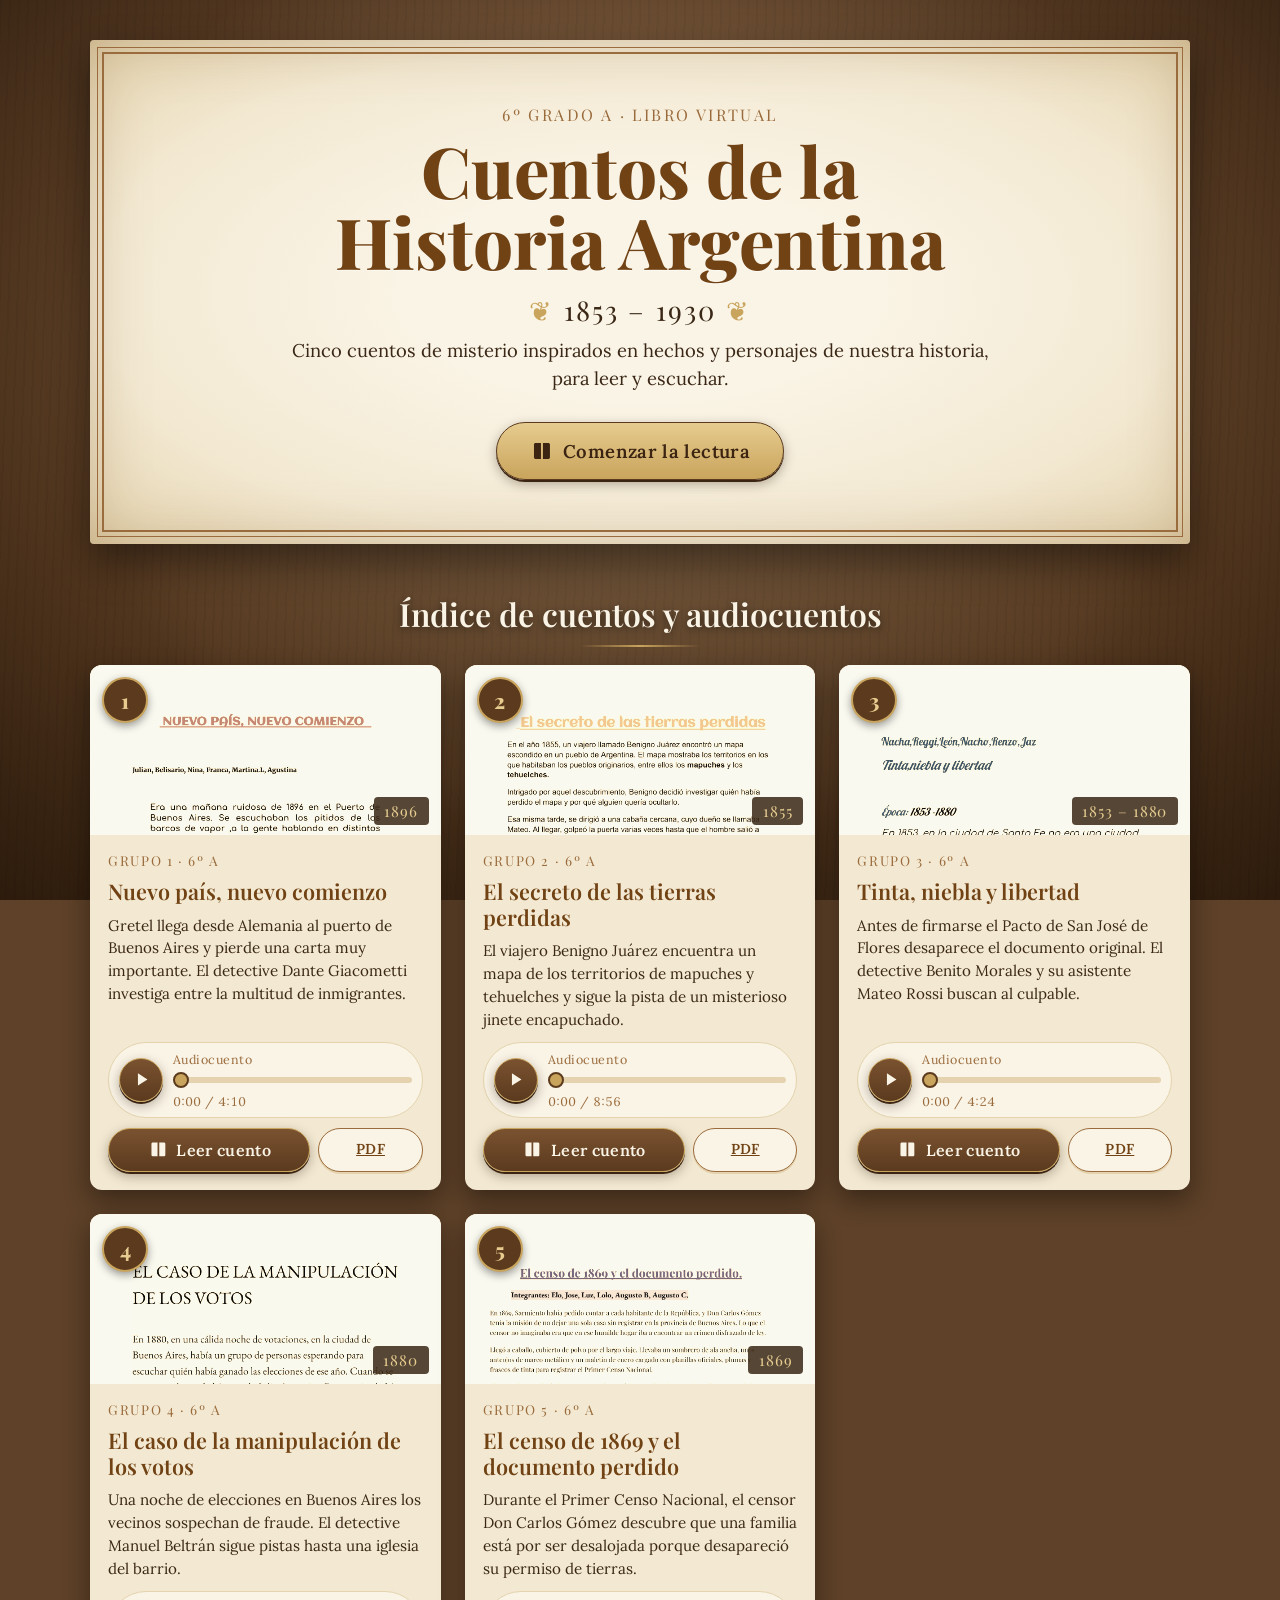
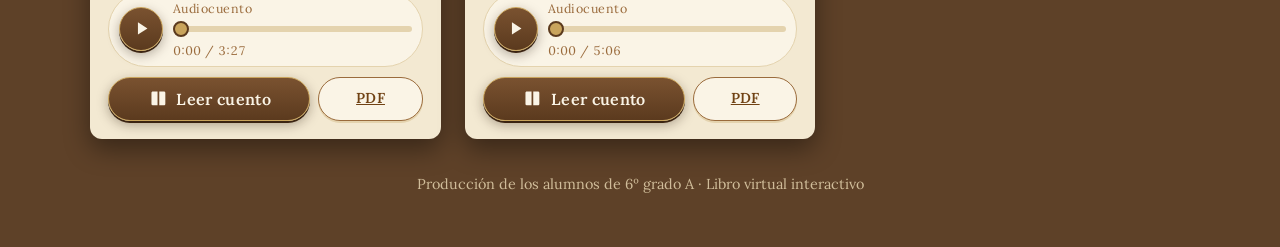
<file: libro-cuentos-6A/index.html>
<!DOCTYPE html>
<html lang="es">
<head>
  <meta charset="UTF-8">
  <meta name="viewport" content="width=device-width, initial-scale=1, viewport-fit=cover">
  <title>Cuentos de la Historia Argentina · 6º grado A</title>
  <meta name="description" content="Libro virtual interactivo con los cuentos y audiocuentos de 6º grado A, inspirados en la historia argentina (1853-1920).">

  <!-- Tipografías de época (si no cargan, se usan serif del sistema) -->
  <link rel="preconnect" href="https://fonts.googleapis.com">
  <link rel="preconnect" href="https://fonts.gstatic.com" crossorigin>
  <link href="https://fonts.googleapis.com/css2?family=IM+Fell+English+SC&family=Playfair+Display:ital,wght@0,600;0,800;1,500&family=Lora:wght@400;600&display=swap" rel="stylesheet">

  <link rel="stylesheet" href="style.css">
</head>
<body>

  <!-- =====================================================
       PANTALLA 1: INICIO + ÍNDICE DE CUENTOS
       ===================================================== -->
  <main id="inicio" class="vista vista--activa" aria-labelledby="titulo-principal">

    <header class="portada">
      <p class="portada__sobretitulo">6º grado A · Libro virtual</p>
      <h1 id="titulo-principal" class="portada__titulo">Cuentos de la<br>Historia Argentina</h1>
      <p class="portada__periodo"><span class="ornamento" aria-hidden="true">❦</span> 1853 – 1930 <span class="ornamento" aria-hidden="true">❦</span></p>
      <p class="portada__bajada">Cinco cuentos de misterio inspirados en hechos y personajes de nuestra historia, para leer y escuchar.</p>

      <!-- Botón para iniciar la lectura (abre el primer cuento) -->
      <button id="btn-comenzar" class="btn btn--principal" type="button">
        <svg class="icono" viewBox="0 0 24 24" aria-hidden="true"><path d="M4 5.5C4 4.7 4.7 4 5.5 4H11v16H5.5A1.5 1.5 0 0 1 4 18.5v-13Zm9-1.5h5.5c.8 0 1.5.7 1.5 1.5v13c0 .8-.7 1.5-1.5 1.5H13V4Z"/></svg>
        Comenzar la lectura
      </button>
    </header>

    <section class="indice" aria-labelledby="titulo-indice">
      <h2 id="titulo-indice" class="indice__titulo">Índice de cuentos y audiocuentos</h2>
      <!-- Las tarjetas se generan desde script.js a partir del listado CUENTOS -->
      <ol id="lista-cuentos" class="indice__lista"></ol>
    </section>

    <footer class="pie">
      <p>Producción de los alumnos de 6º grado A · Libro virtual interactivo</p>
    </footer>
  </main>


  <!-- =====================================================
       PANTALLA 2: LECTOR (LIBRO VIRTUAL / FLIPBOOK)
       ===================================================== -->
  <section id="lector" class="vista" aria-label="Lector del cuento" hidden>

    <!-- Barra superior: volver al inicio, título, audio, pantalla completa -->
    <div class="lector__barra">
      <button id="btn-inicio" class="btn btn--icono" type="button" aria-label="Volver al inicio" title="Volver al inicio">
        <svg class="icono" viewBox="0 0 24 24" aria-hidden="true"><path d="M12 3 2 11.5h3V21h5.5v-6h3v6H19v-9.5h3L12 3Z"/></svg>
        <span class="btn__texto">Inicio</span>
      </button>

      <div class="lector__info">
        <p id="lector-grupo" class="lector__grupo"></p>
        <h2 id="lector-titulo" class="lector__titulo"></h2>
      </div>

      <div class="lector__acciones">
        <!-- Reproductor del audiocuento del cuento abierto -->
        <div class="reproductor reproductor--compacto">
          <button id="btn-audio" class="btn btn--icono" type="button" aria-label="Reproducir audiocuento" title="Escuchar audiocuento">
            <svg class="icono icono--play" viewBox="0 0 24 24" aria-hidden="true"><path d="M8 5v14l11-7L8 5Z"/></svg>
            <svg class="icono icono--pausa" viewBox="0 0 24 24" aria-hidden="true"><path d="M7 5h4v14H7zM13 5h4v14h-4z"/></svg>
            <span class="btn__texto">Audiocuento</span>
          </button>
          <div class="reproductor__linea">
            <input id="audio-barra" class="reproductor__barra" type="range" min="0" max="100" value="0" step="0.1" aria-label="Posición del audio">
            <span id="audio-tiempo" class="reproductor__tiempo">0:00 / 0:00</span>
          </div>
          <audio id="audio-lector" preload="metadata"></audio>
        </div>

        <button id="btn-pantalla" class="btn btn--icono" type="button" aria-label="Pantalla completa" title="Pantalla completa">
          <svg class="icono icono--expandir" viewBox="0 0 24 24" aria-hidden="true"><path d="M4 9V4h5v2H6v3H4Zm10-5h6v5h-2V6h-4V4ZM4 15h2v3h3v2H4v-5Zm14 0h2v5h-6v-2h4v-3Z"/></svg>
          <svg class="icono icono--contraer" viewBox="0 0 24 24" aria-hidden="true"><path d="M7 4h2v5H4V7h3V4Zm8 0h2v3h3v2h-5V4ZM4 15h5v5H7v-3H4v-2Zm11 0h5v2h-3v3h-2v-5Z"/></svg>
        </button>
      </div>
    </div>

    <!-- Indicador visual de progreso de lectura -->
    <div class="progreso" role="progressbar" aria-label="Progreso de lectura" aria-valuemin="0" aria-valuemax="100" aria-valuenow="0">
      <div id="progreso-relleno" class="progreso__relleno"></div>
    </div>

    <!-- Escenario donde se monta el libro (StPageFlip) -->
    <div id="escenario" class="escenario">
      <div id="cargando" class="cargando" aria-live="polite">
        <span class="cargando__pluma" aria-hidden="true">✒</span>
        Abriendo el libro…
      </div>
      <!-- El contenedor #libro se crea dinámicamente desde script.js -->
    </div>

    <!-- Navegación inferior -->
    <nav class="navegacion" aria-label="Navegación de páginas">
      <button id="btn-anterior" class="btn btn--nav" type="button" aria-label="Página anterior">
        <svg class="icono" viewBox="0 0 24 24" aria-hidden="true"><path d="M15.4 5.4 14 4l-8 8 8 8 1.4-1.4L8.8 12l6.6-6.6Z"/></svg>
        <span class="btn__texto">Página anterior</span>
      </button>

      <p class="navegacion__indicador" aria-live="polite">
        <span id="pagina-actual">1</span> / <span id="pagina-total">1</span>
      </p>

      <button id="btn-siguiente" class="btn btn--nav" type="button" aria-label="Página siguiente">
        <span class="btn__texto">Página siguiente</span>
        <svg class="icono" viewBox="0 0 24 24" aria-hidden="true"><path d="M8.6 5.4 10 4l8 8-8 8-1.4-1.4 6.6-6.6-6.6-6.6Z"/></svg>
      </button>
    </nav>
  </section>

  <!-- Biblioteca StPageFlip (PageFlip.js, licencia MIT) incluida localmente -->
  <script src="lib/page-flip.browser.js"></script>
  <script src="script.js"></script>
</body>
</html>
</file>
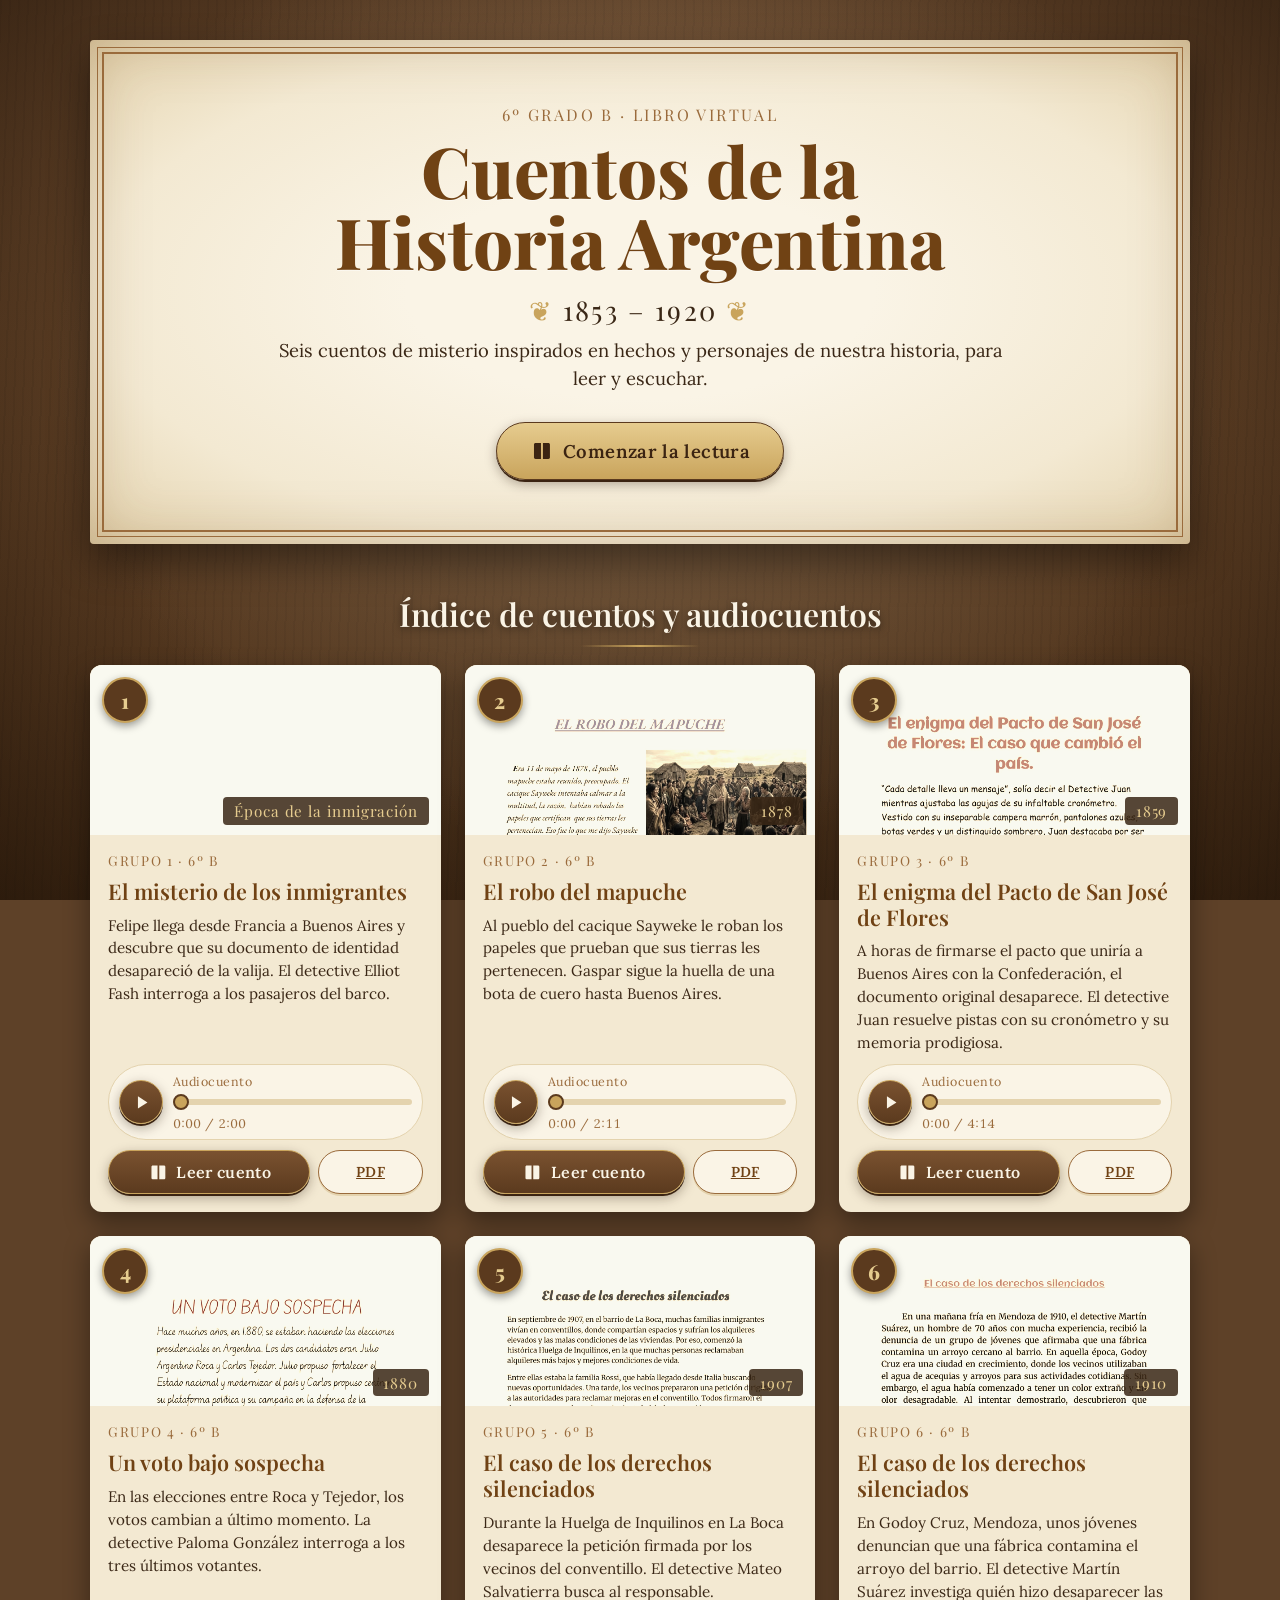
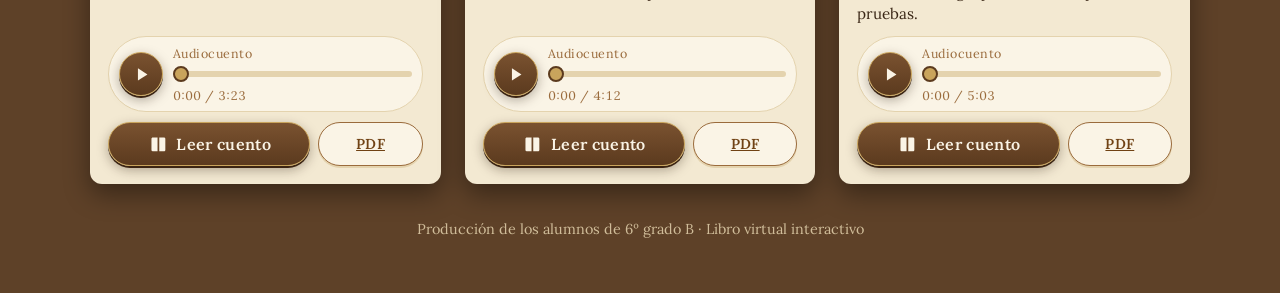
<file: libro-cuentos-6B/index.html>
<!DOCTYPE html>
<html lang="es">
<head>
  <meta charset="UTF-8">
  <meta name="viewport" content="width=device-width, initial-scale=1, viewport-fit=cover">
  <title>Cuentos de la Historia Argentina · 6º grado B</title>
  <meta name="description" content="Libro virtual interactivo con los cuentos y audiocuentos de 6º grado B, inspirados en la historia argentina (1853-1920).">

  <!-- Tipografías de época (si no cargan, se usan serif del sistema) -->
  <link rel="preconnect" href="https://fonts.googleapis.com">
  <link rel="preconnect" href="https://fonts.gstatic.com" crossorigin>
  <link href="https://fonts.googleapis.com/css2?family=IM+Fell+English+SC&family=Playfair+Display:ital,wght@0,600;0,800;1,500&family=Lora:wght@400;600&display=swap" rel="stylesheet">

  <link rel="stylesheet" href="style.css">
</head>
<body>

  <!-- =====================================================
       PANTALLA 1: INICIO + ÍNDICE DE CUENTOS
       ===================================================== -->
  <main id="inicio" class="vista vista--activa" aria-labelledby="titulo-principal">

    <header class="portada">
      <p class="portada__sobretitulo">6º grado B · Libro virtual</p>
      <h1 id="titulo-principal" class="portada__titulo">Cuentos de la<br>Historia Argentina</h1>
      <p class="portada__periodo"><span class="ornamento" aria-hidden="true">❦</span> 1853 – 1920 <span class="ornamento" aria-hidden="true">❦</span></p>
      <p class="portada__bajada">Seis cuentos de misterio inspirados en hechos y personajes de nuestra historia, para leer y escuchar.</p>

      <!-- Botón para iniciar la lectura (abre el primer cuento) -->
      <button id="btn-comenzar" class="btn btn--principal" type="button">
        <svg class="icono" viewBox="0 0 24 24" aria-hidden="true"><path d="M4 5.5C4 4.7 4.7 4 5.5 4H11v16H5.5A1.5 1.5 0 0 1 4 18.5v-13Zm9-1.5h5.5c.8 0 1.5.7 1.5 1.5v13c0 .8-.7 1.5-1.5 1.5H13V4Z"/></svg>
        Comenzar la lectura
      </button>
    </header>

    <section class="indice" aria-labelledby="titulo-indice">
      <h2 id="titulo-indice" class="indice__titulo">Índice de cuentos y audiocuentos</h2>
      <!-- Las tarjetas se generan desde script.js a partir del listado CUENTOS -->
      <ol id="lista-cuentos" class="indice__lista"></ol>
    </section>

    <footer class="pie">
      <p>Producción de los alumnos de 6º grado B · Libro virtual interactivo</p>
    </footer>
  </main>


  <!-- =====================================================
       PANTALLA 2: LECTOR (LIBRO VIRTUAL / FLIPBOOK)
       ===================================================== -->
  <section id="lector" class="vista" aria-label="Lector del cuento" hidden>

    <!-- Barra superior: volver al inicio, título, audio, pantalla completa -->
    <div class="lector__barra">
      <button id="btn-inicio" class="btn btn--icono" type="button" aria-label="Volver al inicio" title="Volver al inicio">
        <svg class="icono" viewBox="0 0 24 24" aria-hidden="true"><path d="M12 3 2 11.5h3V21h5.5v-6h3v6H19v-9.5h3L12 3Z"/></svg>
        <span class="btn__texto">Inicio</span>
      </button>

      <div class="lector__info">
        <p id="lector-grupo" class="lector__grupo"></p>
        <h2 id="lector-titulo" class="lector__titulo"></h2>
      </div>

      <div class="lector__acciones">
        <!-- Reproductor del audiocuento del cuento abierto -->
        <div class="reproductor reproductor--compacto">
          <button id="btn-audio" class="btn btn--icono" type="button" aria-label="Reproducir audiocuento" title="Escuchar audiocuento">
            <svg class="icono icono--play" viewBox="0 0 24 24" aria-hidden="true"><path d="M8 5v14l11-7L8 5Z"/></svg>
            <svg class="icono icono--pausa" viewBox="0 0 24 24" aria-hidden="true"><path d="M7 5h4v14H7zM13 5h4v14h-4z"/></svg>
            <span class="btn__texto">Audiocuento</span>
          </button>
          <div class="reproductor__linea">
            <input id="audio-barra" class="reproductor__barra" type="range" min="0" max="100" value="0" step="0.1" aria-label="Posición del audio">
            <span id="audio-tiempo" class="reproductor__tiempo">0:00 / 0:00</span>
          </div>
          <audio id="audio-lector" preload="metadata"></audio>
        </div>

        <button id="btn-pantalla" class="btn btn--icono" type="button" aria-label="Pantalla completa" title="Pantalla completa">
          <svg class="icono icono--expandir" viewBox="0 0 24 24" aria-hidden="true"><path d="M4 9V4h5v2H6v3H4Zm10-5h6v5h-2V6h-4V4ZM4 15h2v3h3v2H4v-5Zm14 0h2v5h-6v-2h4v-3Z"/></svg>
          <svg class="icono icono--contraer" viewBox="0 0 24 24" aria-hidden="true"><path d="M7 4h2v5H4V7h3V4Zm8 0h2v3h3v2h-5V4ZM4 15h5v5H7v-3H4v-2Zm11 0h5v2h-3v3h-2v-5Z"/></svg>
        </button>
      </div>
    </div>

    <!-- Indicador visual de progreso de lectura -->
    <div class="progreso" role="progressbar" aria-label="Progreso de lectura" aria-valuemin="0" aria-valuemax="100" aria-valuenow="0">
      <div id="progreso-relleno" class="progreso__relleno"></div>
    </div>

    <!-- Escenario donde se monta el libro (StPageFlip) -->
    <div id="escenario" class="escenario">
      <div id="cargando" class="cargando" aria-live="polite">
        <span class="cargando__pluma" aria-hidden="true">✒</span>
        Abriendo el libro…
      </div>
      <!-- El contenedor #libro se crea dinámicamente desde script.js -->
    </div>

    <!-- Navegación inferior -->
    <nav class="navegacion" aria-label="Navegación de páginas">
      <button id="btn-anterior" class="btn btn--nav" type="button" aria-label="Página anterior">
        <svg class="icono" viewBox="0 0 24 24" aria-hidden="true"><path d="M15.4 5.4 14 4l-8 8 8 8 1.4-1.4L8.8 12l6.6-6.6Z"/></svg>
        <span class="btn__texto">Página anterior</span>
      </button>

      <p class="navegacion__indicador" aria-live="polite">
        <span id="pagina-actual">1</span> / <span id="pagina-total">1</span>
      </p>

      <button id="btn-siguiente" class="btn btn--nav" type="button" aria-label="Página siguiente">
        <span class="btn__texto">Página siguiente</span>
        <svg class="icono" viewBox="0 0 24 24" aria-hidden="true"><path d="M8.6 5.4 10 4l8 8-8 8-1.4-1.4 6.6-6.6-6.6-6.6Z"/></svg>
      </button>
    </nav>
  </section>

  <!-- Biblioteca StPageFlip (PageFlip.js, licencia MIT) incluida localmente -->
  <script src="lib/page-flip.browser.js"></script>
  <script src="script.js"></script>
</body>
</html>
</file>
<file: libro-cuentos-6A/style.css>
/* ==========================================================
   CUENTOS DE LA HISTORIA ARGENTINA · 6º grado A
   style.css — diseño visual, animaciones y adaptación responsiva
   Paleta sepia inspirada en fotografías y documentos de 1853-1920
   ========================================================== */

/* ---------- 1. Variables de diseño ---------- */
:root {
  --papel:        #f3e9d2;   /* papel envejecido */
  --papel-claro:  #faf4e6;
  --papel-oscuro: #e4d3ae;
  --sepia:        #704214;   /* sepia clásico */
  --sepia-medio:  #9a6b3c;
  --tinta:        #3a2716;   /* tinta marrón oscura */
  --cuero:        #5b3a1e;   /* tapas de cuero */
  --cuero-oscuro: #3b2412;
  --oro:          #c9a45c;   /* dorado de los grabados */
  --oro-claro:    #e6cc8f;
  --sombra:       rgba(40, 24, 10, .35);

  --fuente-titulo: "Playfair Display", "Georgia", "Times New Roman", serif;
  --fuente-epoca:  "IM Fell English SC", "Playfair Display", "Georgia", serif;
  --fuente-texto:  "Lora", "Georgia", "Times New Roman", serif;

  --radio: 12px;
  --transicion: 220ms cubic-bezier(.2, .7, .3, 1);
  --alto-barra: 64px;
  --alto-nav: 72px;
}

/* ---------- 2. Base ---------- */
*, *::before, *::after { box-sizing: border-box; }

html, body {
  margin: 0;
  min-height: 100%;
  overflow-x: hidden;            /* evita desplazamientos horizontales */
}

body {
  font-family: var(--fuente-texto);
  color: var(--tinta);
  /* Fondo: escritorio de madera sepia con viñeta suave, sin distraer */
  background-color: #5e4128;
  background-image:
    radial-gradient(ellipse at 50% 40%, rgba(255, 236, 200, .22), transparent 65%),
    radial-gradient(ellipse at center, transparent 55%, rgba(20, 10, 2, .55) 100%),
    repeating-linear-gradient(92deg, rgba(0,0,0,.05) 0 2px, transparent 2px 9px),
    linear-gradient(180deg, #6d4b2e, #4a3019);
  background-attachment: fixed;
  -webkit-font-smoothing: antialiased;
  -webkit-tap-highlight-color: transparent;
}

[hidden] { display: none !important; }

.icono { width: 1.3em; height: 1.3em; fill: currentColor; flex-shrink: 0; }

/* ---------- 3. Vistas (inicio / lector) ---------- */
.vista { animation: aparecer 450ms ease both; }

@keyframes aparecer {
  from { opacity: 0; transform: translateY(10px); }
  to   { opacity: 1; transform: none; }
}

/* ---------- 4. Botones (con animaciones suaves) ---------- */
.btn {
  display: inline-flex;
  align-items: center;
  justify-content: center;
  gap: .5em;
  min-height: 44px;              /* tamaño táctil mínimo */
  padding: .6em 1.15em;
  border: 1.5px solid var(--oro);
  border-radius: 999px;
  background: linear-gradient(180deg, #7a5230, var(--cuero));
  color: var(--papel-claro);
  font: 600 1rem/1 var(--fuente-texto);
  letter-spacing: .02em;
  cursor: pointer;
  box-shadow: 0 2px 0 var(--cuero-oscuro), 0 4px 12px var(--sombra);
  transition: transform var(--transicion), box-shadow var(--transicion),
              background var(--transicion), opacity var(--transicion), color var(--transicion);
  user-select: none;
}

.btn:hover:not(:disabled) {
  transform: translateY(-2px);
  background: linear-gradient(180deg, #8b5f39, #6a4424);
  box-shadow: 0 4px 0 var(--cuero-oscuro), 0 8px 18px var(--sombra);
}

.btn:active:not(:disabled) {
  transform: translateY(1px) scale(.97);
  box-shadow: 0 1px 0 var(--cuero-oscuro), 0 2px 6px var(--sombra);
}

.btn:focus-visible { outline: 3px solid var(--oro-claro); outline-offset: 3px; }

.btn:disabled {
  opacity: .38;
  cursor: not-allowed;
  box-shadow: none;
}

.btn--principal {
  font-size: 1.15rem;
  padding: .85em 1.8em;
  background: linear-gradient(180deg, var(--oro-claro), var(--oro));
  color: var(--cuero-oscuro);
  border-color: var(--cuero);
}
.btn--principal:hover:not(:disabled) { background: linear-gradient(180deg, #f1dca8, #d4b06a); }

.btn--claro {
  background: var(--papel-claro);
  color: var(--sepia);
  border-color: var(--sepia-medio);
  box-shadow: 0 2px 0 var(--papel-oscuro);
}
.btn--claro:hover:not(:disabled) { background: #fff; box-shadow: 0 4px 0 var(--papel-oscuro), 0 6px 14px rgba(0,0,0,.12); }

.btn--icono { padding: .55em .9em; }

/* ==========================================================
   PANTALLA DE INICIO
   ========================================================== */
#inicio {
  max-width: 1180px;
  margin: 0 auto;
  padding: clamp(16px, 4vw, 40px);
}

.portada {
  position: relative;
  text-align: center;
  padding: clamp(28px, 6vw, 64px) clamp(18px, 5vw, 56px);
  background:
    radial-gradient(ellipse at center, var(--papel-claro) 30%, var(--papel) 70%, var(--papel-oscuro) 100%);
  border-radius: 4px;
  box-shadow: 0 18px 40px rgba(0,0,0,.45), inset 0 0 60px rgba(112, 66, 20, .25);
}
/* doble filete dorado tipo grabado */
.portada::before {
  content: "";
  position: absolute;
  inset: 12px;
  border: 2px solid var(--sepia-medio);
  outline: 1px solid var(--sepia-medio);
  outline-offset: 4px;
  pointer-events: none;
}

.portada__sobretitulo {
  margin: 0 0 .6em;
  font: 1rem var(--fuente-epoca);
  letter-spacing: .15em;
  color: var(--sepia-medio);
  text-transform: uppercase;
}

.portada__titulo {
  margin: 0;
  font: 800 clamp(2.1rem, 7vw, 4.4rem)/1.02 var(--fuente-titulo);
  color: var(--sepia);
  text-shadow: 0 1px 0 #fff8;
}

.portada__periodo {
  margin: .5em 0 .3em;
  font: clamp(1.2rem, 3vw, 1.7rem) var(--fuente-epoca);
  color: var(--tinta);
  letter-spacing: .08em;
}
.ornamento { color: var(--oro); }

.portada__bajada {
  max-width: 40em;
  margin: .4em auto 1.6em;
  font-size: clamp(1rem, 2.2vw, 1.15rem);
  line-height: 1.55;
}

/* ---------- Índice ---------- */
.indice { margin-top: clamp(24px, 5vw, 48px); }

.indice__titulo {
  margin: 0 0 18px;
  text-align: center;
  font: 600 clamp(1.4rem, 3.5vw, 2rem) var(--fuente-titulo);
  color: var(--papel-claro);
  text-shadow: 0 2px 8px rgba(0,0,0,.5);
}
.indice__titulo::after {
  content: "";
  display: block;
  width: 120px;
  height: 2px;
  margin: 10px auto 0;
  background: linear-gradient(90deg, transparent, var(--oro), transparent);
}

.indice__lista {
  list-style: none;
  margin: 0;
  padding: 0;
  display: grid;
  grid-template-columns: repeat(auto-fill, minmax(min(100%, 330px), 1fr));
  gap: clamp(14px, 2.5vw, 24px);
}

.tarjeta {
  display: flex;
  flex-direction: column;
  background: var(--papel);
  border-radius: var(--radio);
  overflow: hidden;
  box-shadow: 0 10px 26px rgba(0,0,0,.4);
  transition: transform var(--transicion), box-shadow var(--transicion);
  animation: aparecer 500ms ease both;
}
.tarjeta:hover { transform: translateY(-4px); box-shadow: 0 16px 34px rgba(0,0,0,.5); }

/* Miniatura: imagen de la primera página con tono sepia */
.tarjeta__miniatura {
  position: relative;
  height: 170px;
  overflow: hidden;
  cursor: pointer;
  background: var(--papel-oscuro);
  border: 0;
  padding: 0;
  width: 100%;
}
.tarjeta__miniatura img {
  width: 100%;
  height: 100%;
  object-fit: cover;
  object-position: top center;
  filter: sepia(.55) contrast(.95);
  transition: transform 600ms ease, filter 600ms ease;
}
.tarjeta:hover .tarjeta__miniatura img { transform: scale(1.05); filter: sepia(.25); }

.tarjeta__numero {
  position: absolute;
  top: 12px;
  left: 12px;
  width: 46px;
  height: 46px;
  display: grid;
  place-items: center;
  border-radius: 50%;
  background: var(--cuero);
  border: 2px solid var(--oro);
  color: var(--oro-claro);
  font: 800 1.3rem var(--fuente-titulo);
  box-shadow: 0 3px 8px rgba(0,0,0,.4);
}

.tarjeta__anio {
  position: absolute;
  right: 12px;
  bottom: 10px;
  padding: .25em .7em;
  border-radius: 4px;
  background: rgba(58, 39, 22, .85);
  color: var(--oro-claro);
  font: .95rem var(--fuente-epoca);
  letter-spacing: .06em;
}

.tarjeta__cuerpo {
  display: flex;
  flex-direction: column;
  gap: 10px;
  flex: 1;
  padding: 16px 18px 18px;
}

.tarjeta__grupo {
  margin: 0;
  font: .85rem var(--fuente-epoca);
  letter-spacing: .12em;
  color: var(--sepia-medio);
  text-transform: uppercase;
}

.tarjeta__titulo {
  margin: 0;
  font: 600 1.35rem/1.2 var(--fuente-titulo);
  color: var(--sepia);
}

.tarjeta__resumen {
  margin: 0;
  font-size: .95rem;
  line-height: 1.5;
  flex: 1;
}

.tarjeta__acciones {
  display: flex;
  flex-wrap: wrap;
  gap: 8px;
  align-items: center;
}
.tarjeta__acciones .btn { flex: 1 1 auto; }
.tarjeta__pdf { font-size: .9rem; }

/* ---------- Reproductor de audio (índice y lector) ---------- */
.reproductor {
  display: flex;
  align-items: center;
  gap: 10px;
  padding: 8px 10px;
  border-radius: 999px;
  background: var(--papel-claro);
  border: 1px solid var(--papel-oscuro);
}
.reproductor .btn--icono { min-width: 44px; padding: .5em; }
.reproductor__linea { display: flex; flex-direction: column; flex: 1; gap: 2px; min-width: 0; }
.reproductor__etiqueta { font-size: .78rem; color: var(--sepia-medio); letter-spacing: .04em; }

.reproductor__barra {
  width: 100%;
  height: 22px;
  margin: 0;
  background: transparent;
  -webkit-appearance: none;
  appearance: none;
  cursor: pointer;
  --avance: 0%;
}
.reproductor__barra::-webkit-slider-runnable-track {
  height: 6px;
  border-radius: 3px;
  background: linear-gradient(90deg, var(--sepia) var(--avance), var(--papel-oscuro) var(--avance));
}
.reproductor__barra::-moz-range-track { height: 6px; border-radius: 3px; background: var(--papel-oscuro); }
.reproductor__barra::-moz-range-progress { height: 6px; border-radius: 3px; background: var(--sepia); }
.reproductor__barra::-webkit-slider-thumb {
  -webkit-appearance: none;
  width: 16px; height: 16px; margin-top: -5px;
  border-radius: 50%;
  background: var(--oro);
  border: 2px solid var(--cuero);
  transition: transform var(--transicion);
}
.reproductor__barra::-moz-range-thumb {
  width: 14px; height: 14px;
  border-radius: 50%;
  background: var(--oro);
  border: 2px solid var(--cuero);
}
.reproductor__barra:active::-webkit-slider-thumb { transform: scale(1.25); }

.reproductor__tiempo {
  font: .78rem var(--fuente-texto);
  color: var(--sepia-medio);
  font-variant-numeric: tabular-nums;
}

/* Íconos play/pausa alternan según estado */
.icono--pausa { display: none; }
.sonando .icono--play { display: none; }
.sonando .icono--pausa { display: block; }

.pie {
  margin-top: 36px;
  text-align: center;
  color: var(--papel-oscuro);
  font-size: .9rem;
  opacity: .85;
}

/* ==========================================================
   LECTOR (FLIPBOOK)
   ========================================================== */
#lector {
  position: fixed;
  inset: 0;
  display: flex;
  flex-direction: column;
  height: 100vh;
  height: 100dvh;
  overflow: hidden;
  padding: env(safe-area-inset-top) env(safe-area-inset-right) env(safe-area-inset-bottom) env(safe-area-inset-left);
}

/* Barra superior */
.lector__barra {
  display: flex;
  align-items: center;
  gap: 12px;
  min-height: var(--alto-barra);
  padding: 8px clamp(10px, 2vw, 22px);
  background: linear-gradient(180deg, rgba(40, 25, 12, .92), rgba(40, 25, 12, .75));
  border-bottom: 1px solid rgba(201, 164, 92, .35);
  color: var(--papel-claro);
}

.lector__info { flex: 1; min-width: 0; text-align: center; }
.lector__grupo {
  margin: 0;
  font: .8rem var(--fuente-epoca);
  letter-spacing: .12em;
  color: var(--oro-claro);
  text-transform: uppercase;
}
.lector__titulo {
  margin: 0;
  font: 600 clamp(1rem, 2.2vw, 1.3rem)/1.2 var(--fuente-titulo);
  white-space: nowrap;
  overflow: hidden;
  text-overflow: ellipsis;
}

.lector__acciones { display: flex; align-items: center; gap: 10px; }

.reproductor--compacto {
  width: clamp(250px, 28vw, 360px);
  background: rgba(250, 244, 230, .95);
}
.reproductor--compacto .btn__texto { display: none; }

/* Indicador de progreso de lectura */
.progreso {
  height: 5px;
  background: rgba(0, 0, 0, .35);
}
.progreso__relleno {
  height: 100%;
  width: 0;
  background: linear-gradient(90deg, var(--oro), var(--oro-claro));
  box-shadow: 0 0 8px var(--oro);
  transition: width 500ms ease;
}

/* Escenario del libro: ocupa todo el espacio disponible */
.escenario {
  position: relative;
  flex: 1;
  min-height: 0;
  display: flex;
  align-items: center;
  justify-content: center;
  padding: clamp(8px, 2vh, 24px) clamp(6px, 2vw, 28px);
}

.libro {
  flex: none;
  opacity: 0;
  transition: opacity 400ms ease;
}
.libro.listo { opacity: 1; }

.cargando {
  position: absolute;
  inset: 0;
  display: grid;
  place-content: center;
  gap: 8px;
  justify-items: center;
  color: var(--papel-claro);
  font: 1.1rem var(--fuente-epoca);
  letter-spacing: .06em;
  pointer-events: none;
}
.cargando__pluma { font-size: 2.2rem; animation: escribir 1.2s ease-in-out infinite; }
@keyframes escribir {
  0%, 100% { transform: rotate(-12deg) translateX(-6px); }
  50%      { transform: rotate(8deg) translateX(6px); }
}

/* ---------- Páginas del libro ---------- */
.pagina {
  background: var(--papel-claro);
  overflow: hidden;
}

/* Página interior: imagen del cuento */
.pagina__contenido {
  position: relative;
  width: 100%;
  height: 100%;
  background: #fff;
}
.pagina__contenido img {
  display: block;
  width: 100%;
  height: 100%;
  object-fit: contain;
  user-select: none;
  -webkit-user-drag: none;
}
/* Sombra del pliegue central (simula la curvatura del papel junto al lomo) */
.pagina__contenido::after {
  content: "";
  position: absolute;
  top: 0;
  bottom: 0;
  width: 9%;
  pointer-events: none;
}
.--left .pagina__contenido::after {
  right: 0;
  background: linear-gradient(270deg, rgba(60, 35, 10, .28), rgba(60, 35, 10, .08) 40%, transparent);
}
.--right .pagina__contenido::after {
  left: 0;
  background: linear-gradient(90deg, rgba(60, 35, 10, .28), rgba(60, 35, 10, .08) 40%, transparent);
}
/* borde exterior de las hojas apiladas */
.--left .pagina__contenido  { box-shadow: inset 3px 0 0 #e9dfc8, inset 5px 0 0 #fff; }
.--right .pagina__contenido { box-shadow: inset -3px 0 0 #e9dfc8, inset -5px 0 0 #fff; }

/* Página de cierre ("Fin") */
.pagina__fin {
  width: 100%;
  height: 100%;
  display: grid;
  place-content: center;
  text-align: center;
  gap: .4em;
  background: radial-gradient(ellipse at center, var(--papel-claro), var(--papel) 75%, var(--papel-oscuro));
  color: var(--sepia);
  font-family: var(--fuente-titulo);
}
.pagina__fin strong { font: italic 500 clamp(2rem, 6cqw, 3.5rem) var(--fuente-titulo); }
.pagina__fin span   { font: 1rem var(--fuente-epoca); color: var(--sepia-medio); letter-spacing: .1em; }

/* ---------- Tapa, contratapa y lomo ---------- */
.tapa {
  position: relative;
  width: 100%;
  height: 100%;
  container-type: inline-size;   /* el texto escala con el ancho de la tapa */
  color: var(--oro-claro);
  text-align: center;
  background:
    radial-gradient(ellipse at 35% 30%, rgba(255, 220, 160, .18), transparent 60%),
    repeating-linear-gradient(45deg, rgba(0,0,0,.04) 0 2px, transparent 2px 5px),
    linear-gradient(135deg, #7a5230, var(--cuero) 45%, var(--cuero-oscuro));
}

/* Marco dorado repujado */
.tapa__marco {
  position: absolute;
  inset: 7% 8% 7% 15%;
  display: flex;
  flex-direction: column;
  align-items: center;
  justify-content: center;
  gap: 4cqw;
  padding: 6cqw;
  border: 2px solid var(--oro);
  outline: 1px solid rgba(201, 164, 92, .6);
  outline-offset: 5px;
  box-shadow: inset 0 0 30px rgba(0,0,0,.35);
}

/* Lomo: banda lateral con nervios, visible en la tapa */
.tapa--frente::before,
.tapa--dorso::before {
  content: "";
  position: absolute;
  top: 0;
  bottom: 0;
  width: 9%;
  background:
    repeating-linear-gradient(180deg, transparent 0 14%, rgba(201,164,92,.75) 14% 14.6%, rgba(0,0,0,.35) 14.6% 15.2%, transparent 15.2% 20%),
    linear-gradient(90deg, #2c1a0b, #5a3a1d 45%, #2c1a0b);
  box-shadow: 2px 0 6px rgba(0,0,0,.45);
}
.tapa--frente::before { left: 0; }
.tapa--dorso::before  { right: 0; box-shadow: -2px 0 6px rgba(0,0,0,.45); }
.tapa--dorso .tapa__marco { inset: 7% 15% 7% 8%; }

.tapa__sello {
  margin: 0;
  font: 3.6cqw var(--fuente-epoca);
  letter-spacing: .18em;
  text-transform: uppercase;
  color: var(--oro);
}
.tapa__titulo {
  margin: 0;
  font: 800 9cqw/1.08 var(--fuente-titulo);
  color: var(--oro-claro);
  text-shadow: 0 2px 0 rgba(0,0,0,.45), 0 0 18px rgba(201,164,92,.25);
}
.tapa__anio {
  margin: 0;
  font: 6cqw var(--fuente-epoca);
  color: var(--papel);
}
.tapa__ornamento { font-size: 9cqw; color: var(--oro); line-height: 1; }
.tapa__autores {
  margin: 0;
  font: italic 4cqw/1.4 var(--fuente-texto);
  color: var(--papel-oscuro);
}
.tapa__texto {
  margin: 0;
  font: 4.4cqw/1.5 var(--fuente-texto);
  color: var(--papel);
}

/* ---------- Navegación inferior ---------- */
.navegacion {
  display: flex;
  align-items: center;
  justify-content: space-between;  /* anterior: abajo a la izquierda · siguiente: abajo a la derecha */
  gap: 12px;
  min-height: var(--alto-nav);
  padding: 10px clamp(10px, 3vw, 32px);
  background: linear-gradient(0deg, rgba(40, 25, 12, .92), rgba(40, 25, 12, .7));
  border-top: 1px solid rgba(201, 164, 92, .35);
}
.btn--nav { min-width: 56px; min-height: 50px; font-size: 1.02rem; }

.navegacion__indicador {
  margin: 0;
  padding: .45em 1.1em;
  border-radius: 999px;
  background: var(--papel);
  color: var(--sepia);
  font: 600 1.1rem var(--fuente-titulo);
  font-variant-numeric: tabular-nums;
  box-shadow: inset 0 0 0 1px var(--oro);
  white-space: nowrap;
}

/* ---------- Pantalla completa ---------- */
.icono--contraer { display: none; }
.en-pantalla-completa .icono--expandir { display: none; }
.en-pantalla-completa .icono--contraer { display: block; }

/* Alternativa para navegadores sin API de pantalla completa (iPhone) */
#lector.pantalla-simulada { z-index: 50; }
#lector.pantalla-simulada .lector__info,
#lector.pantalla-simulada .reproductor--compacto { display: none; }

/* ==========================================================
   RESPONSIVO
   ========================================================== */

/* Chromebooks y tablets */
@media (max-width: 1024px) {
  .reproductor--compacto { width: 230px; }
}

/* Tablets verticales y celulares grandes */
@media (max-width: 760px) {
  :root { --alto-barra: auto; --alto-nav: 64px; }

  .lector__barra { flex-wrap: wrap; row-gap: 6px; }
  .lector__info  { order: -1; flex-basis: 100%; }
  .lector__acciones { flex: 1; justify-content: flex-end; }
  .reproductor--compacto { flex: 1; width: auto; }

  /* En celulares los botones de navegación muestran solo la flecha */
  .btn--nav .btn__texto { display: none; }
  .btn--nav { min-width: 64px; }
}

/* Celulares */
@media (max-width: 480px) {
  #btn-inicio .btn__texto { display: none; }
  .tarjeta__miniatura { height: 140px; }
  .portada::before { inset: 8px; }
  .reproductor__tiempo { font-size: .72rem; }
}

/* Pantallas bajas (celular apaisado) */
@media (max-height: 500px) and (orientation: landscape) {
  :root { --alto-nav: 52px; }
  .lector__barra { min-height: 48px; padding-block: 4px; flex-wrap: nowrap; }
  .lector__info { order: 0; flex-basis: auto; }
  .lector__grupo { display: none; }
  .btn--nav .btn__texto { display: none; }
  .btn--nav, .btn--icono { min-height: 40px; }
  .escenario { padding: 4px; }
}

/* Usuarios que prefieren menos movimiento */
@media (prefers-reduced-motion: reduce) {
  *, *::before, *::after { animation-duration: 1ms !important; transition-duration: 1ms !important; }
}
</file>
<file: libro-cuentos-6B/style.css>
/* ==========================================================
   CUENTOS DE LA HISTORIA ARGENTINA · 6º grado B
   style.css — diseño visual, animaciones y adaptación responsiva
   Paleta sepia inspirada en fotografías y documentos de 1853-1920
   ========================================================== */

/* ---------- 1. Variables de diseño ---------- */
:root {
  --papel:        #f3e9d2;   /* papel envejecido */
  --papel-claro:  #faf4e6;
  --papel-oscuro: #e4d3ae;
  --sepia:        #704214;   /* sepia clásico */
  --sepia-medio:  #9a6b3c;
  --tinta:        #3a2716;   /* tinta marrón oscura */
  --cuero:        #5b3a1e;   /* tapas de cuero */
  --cuero-oscuro: #3b2412;
  --oro:          #c9a45c;   /* dorado de los grabados */
  --oro-claro:    #e6cc8f;
  --sombra:       rgba(40, 24, 10, .35);

  --fuente-titulo: "Playfair Display", "Georgia", "Times New Roman", serif;
  --fuente-epoca:  "IM Fell English SC", "Playfair Display", "Georgia", serif;
  --fuente-texto:  "Lora", "Georgia", "Times New Roman", serif;

  --radio: 12px;
  --transicion: 220ms cubic-bezier(.2, .7, .3, 1);
  --alto-barra: 64px;
  --alto-nav: 72px;
}

/* ---------- 2. Base ---------- */
*, *::before, *::after { box-sizing: border-box; }

html, body {
  margin: 0;
  min-height: 100%;
  overflow-x: hidden;            /* evita desplazamientos horizontales */
}

body {
  font-family: var(--fuente-texto);
  color: var(--tinta);
  /* Fondo: escritorio de madera sepia con viñeta suave, sin distraer */
  background-color: #5e4128;
  background-image:
    radial-gradient(ellipse at 50% 40%, rgba(255, 236, 200, .22), transparent 65%),
    radial-gradient(ellipse at center, transparent 55%, rgba(20, 10, 2, .55) 100%),
    repeating-linear-gradient(92deg, rgba(0,0,0,.05) 0 2px, transparent 2px 9px),
    linear-gradient(180deg, #6d4b2e, #4a3019);
  background-attachment: fixed;
  -webkit-font-smoothing: antialiased;
  -webkit-tap-highlight-color: transparent;
}

[hidden] { display: none !important; }

.icono { width: 1.3em; height: 1.3em; fill: currentColor; flex-shrink: 0; }

/* ---------- 3. Vistas (inicio / lector) ---------- */
.vista { animation: aparecer 450ms ease both; }

@keyframes aparecer {
  from { opacity: 0; transform: translateY(10px); }
  to   { opacity: 1; transform: none; }
}

/* ---------- 4. Botones (con animaciones suaves) ---------- */
.btn {
  display: inline-flex;
  align-items: center;
  justify-content: center;
  gap: .5em;
  min-height: 44px;              /* tamaño táctil mínimo */
  padding: .6em 1.15em;
  border: 1.5px solid var(--oro);
  border-radius: 999px;
  background: linear-gradient(180deg, #7a5230, var(--cuero));
  color: var(--papel-claro);
  font: 600 1rem/1 var(--fuente-texto);
  letter-spacing: .02em;
  cursor: pointer;
  box-shadow: 0 2px 0 var(--cuero-oscuro), 0 4px 12px var(--sombra);
  transition: transform var(--transicion), box-shadow var(--transicion),
              background var(--transicion), opacity var(--transicion), color var(--transicion);
  user-select: none;
}

.btn:hover:not(:disabled) {
  transform: translateY(-2px);
  background: linear-gradient(180deg, #8b5f39, #6a4424);
  box-shadow: 0 4px 0 var(--cuero-oscuro), 0 8px 18px var(--sombra);
}

.btn:active:not(:disabled) {
  transform: translateY(1px) scale(.97);
  box-shadow: 0 1px 0 var(--cuero-oscuro), 0 2px 6px var(--sombra);
}

.btn:focus-visible { outline: 3px solid var(--oro-claro); outline-offset: 3px; }

.btn:disabled {
  opacity: .38;
  cursor: not-allowed;
  box-shadow: none;
}

.btn--principal {
  font-size: 1.15rem;
  padding: .85em 1.8em;
  background: linear-gradient(180deg, var(--oro-claro), var(--oro));
  color: var(--cuero-oscuro);
  border-color: var(--cuero);
}
.btn--principal:hover:not(:disabled) { background: linear-gradient(180deg, #f1dca8, #d4b06a); }

.btn--claro {
  background: var(--papel-claro);
  color: var(--sepia);
  border-color: var(--sepia-medio);
  box-shadow: 0 2px 0 var(--papel-oscuro);
}
.btn--claro:hover:not(:disabled) { background: #fff; box-shadow: 0 4px 0 var(--papel-oscuro), 0 6px 14px rgba(0,0,0,.12); }

.btn--icono { padding: .55em .9em; }

/* ==========================================================
   PANTALLA DE INICIO
   ========================================================== */
#inicio {
  max-width: 1180px;
  margin: 0 auto;
  padding: clamp(16px, 4vw, 40px);
}

.portada {
  position: relative;
  text-align: center;
  padding: clamp(28px, 6vw, 64px) clamp(18px, 5vw, 56px);
  background:
    radial-gradient(ellipse at center, var(--papel-claro) 30%, var(--papel) 70%, var(--papel-oscuro) 100%);
  border-radius: 4px;
  box-shadow: 0 18px 40px rgba(0,0,0,.45), inset 0 0 60px rgba(112, 66, 20, .25);
}
/* doble filete dorado tipo grabado */
.portada::before {
  content: "";
  position: absolute;
  inset: 12px;
  border: 2px solid var(--sepia-medio);
  outline: 1px solid var(--sepia-medio);
  outline-offset: 4px;
  pointer-events: none;
}

.portada__sobretitulo {
  margin: 0 0 .6em;
  font: 1rem var(--fuente-epoca);
  letter-spacing: .15em;
  color: var(--sepia-medio);
  text-transform: uppercase;
}

.portada__titulo {
  margin: 0;
  font: 800 clamp(2.1rem, 7vw, 4.4rem)/1.02 var(--fuente-titulo);
  color: var(--sepia);
  text-shadow: 0 1px 0 #fff8;
}

.portada__periodo {
  margin: .5em 0 .3em;
  font: clamp(1.2rem, 3vw, 1.7rem) var(--fuente-epoca);
  color: var(--tinta);
  letter-spacing: .08em;
}
.ornamento { color: var(--oro); }

.portada__bajada {
  max-width: 40em;
  margin: .4em auto 1.6em;
  font-size: clamp(1rem, 2.2vw, 1.15rem);
  line-height: 1.55;
}

/* ---------- Índice ---------- */
.indice { margin-top: clamp(24px, 5vw, 48px); }

.indice__titulo {
  margin: 0 0 18px;
  text-align: center;
  font: 600 clamp(1.4rem, 3.5vw, 2rem) var(--fuente-titulo);
  color: var(--papel-claro);
  text-shadow: 0 2px 8px rgba(0,0,0,.5);
}
.indice__titulo::after {
  content: "";
  display: block;
  width: 120px;
  height: 2px;
  margin: 10px auto 0;
  background: linear-gradient(90deg, transparent, var(--oro), transparent);
}

.indice__lista {
  list-style: none;
  margin: 0;
  padding: 0;
  display: grid;
  grid-template-columns: repeat(auto-fill, minmax(min(100%, 330px), 1fr));
  gap: clamp(14px, 2.5vw, 24px);
}

.tarjeta {
  display: flex;
  flex-direction: column;
  background: var(--papel);
  border-radius: var(--radio);
  overflow: hidden;
  box-shadow: 0 10px 26px rgba(0,0,0,.4);
  transition: transform var(--transicion), box-shadow var(--transicion);
  animation: aparecer 500ms ease both;
}
.tarjeta:hover { transform: translateY(-4px); box-shadow: 0 16px 34px rgba(0,0,0,.5); }

/* Miniatura: imagen de la primera página con tono sepia */
.tarjeta__miniatura {
  position: relative;
  height: 170px;
  overflow: hidden;
  cursor: pointer;
  background: var(--papel-oscuro);
  border: 0;
  padding: 0;
  width: 100%;
}
.tarjeta__miniatura img {
  width: 100%;
  height: 100%;
  object-fit: cover;
  object-position: top center;
  filter: sepia(.55) contrast(.95);
  transition: transform 600ms ease, filter 600ms ease;
}
.tarjeta:hover .tarjeta__miniatura img { transform: scale(1.05); filter: sepia(.25); }

.tarjeta__numero {
  position: absolute;
  top: 12px;
  left: 12px;
  width: 46px;
  height: 46px;
  display: grid;
  place-items: center;
  border-radius: 50%;
  background: var(--cuero);
  border: 2px solid var(--oro);
  color: var(--oro-claro);
  font: 800 1.3rem var(--fuente-titulo);
  box-shadow: 0 3px 8px rgba(0,0,0,.4);
}

.tarjeta__anio {
  position: absolute;
  right: 12px;
  bottom: 10px;
  padding: .25em .7em;
  border-radius: 4px;
  background: rgba(58, 39, 22, .85);
  color: var(--oro-claro);
  font: .95rem var(--fuente-epoca);
  letter-spacing: .06em;
}

.tarjeta__cuerpo {
  display: flex;
  flex-direction: column;
  gap: 10px;
  flex: 1;
  padding: 16px 18px 18px;
}

.tarjeta__grupo {
  margin: 0;
  font: .85rem var(--fuente-epoca);
  letter-spacing: .12em;
  color: var(--sepia-medio);
  text-transform: uppercase;
}

.tarjeta__titulo {
  margin: 0;
  font: 600 1.35rem/1.2 var(--fuente-titulo);
  color: var(--sepia);
}

.tarjeta__resumen {
  margin: 0;
  font-size: .95rem;
  line-height: 1.5;
  flex: 1;
}

.tarjeta__acciones {
  display: flex;
  flex-wrap: wrap;
  gap: 8px;
  align-items: center;
}
.tarjeta__acciones .btn { flex: 1 1 auto; }
.tarjeta__pdf { font-size: .9rem; }

/* ---------- Reproductor de audio (índice y lector) ---------- */
.reproductor {
  display: flex;
  align-items: center;
  gap: 10px;
  padding: 8px 10px;
  border-radius: 999px;
  background: var(--papel-claro);
  border: 1px solid var(--papel-oscuro);
}
.reproductor .btn--icono { min-width: 44px; padding: .5em; }
.reproductor__linea { display: flex; flex-direction: column; flex: 1; gap: 2px; min-width: 0; }
.reproductor__etiqueta { font-size: .78rem; color: var(--sepia-medio); letter-spacing: .04em; }

.reproductor__barra {
  width: 100%;
  height: 22px;
  margin: 0;
  background: transparent;
  -webkit-appearance: none;
  appearance: none;
  cursor: pointer;
  --avance: 0%;
}
.reproductor__barra::-webkit-slider-runnable-track {
  height: 6px;
  border-radius: 3px;
  background: linear-gradient(90deg, var(--sepia) var(--avance), var(--papel-oscuro) var(--avance));
}
.reproductor__barra::-moz-range-track { height: 6px; border-radius: 3px; background: var(--papel-oscuro); }
.reproductor__barra::-moz-range-progress { height: 6px; border-radius: 3px; background: var(--sepia); }
.reproductor__barra::-webkit-slider-thumb {
  -webkit-appearance: none;
  width: 16px; height: 16px; margin-top: -5px;
  border-radius: 50%;
  background: var(--oro);
  border: 2px solid var(--cuero);
  transition: transform var(--transicion);
}
.reproductor__barra::-moz-range-thumb {
  width: 14px; height: 14px;
  border-radius: 50%;
  background: var(--oro);
  border: 2px solid var(--cuero);
}
.reproductor__barra:active::-webkit-slider-thumb { transform: scale(1.25); }

.reproductor__tiempo {
  font: .78rem var(--fuente-texto);
  color: var(--sepia-medio);
  font-variant-numeric: tabular-nums;
}

/* Íconos play/pausa alternan según estado */
.icono--pausa { display: none; }
.sonando .icono--play { display: none; }
.sonando .icono--pausa { display: block; }

.pie {
  margin-top: 36px;
  text-align: center;
  color: var(--papel-oscuro);
  font-size: .9rem;
  opacity: .85;
}

/* ==========================================================
   LECTOR (FLIPBOOK)
   ========================================================== */
#lector {
  position: fixed;
  inset: 0;
  display: flex;
  flex-direction: column;
  height: 100vh;
  height: 100dvh;
  overflow: hidden;
  padding: env(safe-area-inset-top) env(safe-area-inset-right) env(safe-area-inset-bottom) env(safe-area-inset-left);
}

/* Barra superior */
.lector__barra {
  display: flex;
  align-items: center;
  gap: 12px;
  min-height: var(--alto-barra);
  padding: 8px clamp(10px, 2vw, 22px);
  background: linear-gradient(180deg, rgba(40, 25, 12, .92), rgba(40, 25, 12, .75));
  border-bottom: 1px solid rgba(201, 164, 92, .35);
  color: var(--papel-claro);
}

.lector__info { flex: 1; min-width: 0; text-align: center; }
.lector__grupo {
  margin: 0;
  font: .8rem var(--fuente-epoca);
  letter-spacing: .12em;
  color: var(--oro-claro);
  text-transform: uppercase;
}
.lector__titulo {
  margin: 0;
  font: 600 clamp(1rem, 2.2vw, 1.3rem)/1.2 var(--fuente-titulo);
  white-space: nowrap;
  overflow: hidden;
  text-overflow: ellipsis;
}

.lector__acciones { display: flex; align-items: center; gap: 10px; }

.reproductor--compacto {
  width: clamp(250px, 28vw, 360px);
  background: rgba(250, 244, 230, .95);
}
.reproductor--compacto .btn__texto { display: none; }

/* Indicador de progreso de lectura */
.progreso {
  height: 5px;
  background: rgba(0, 0, 0, .35);
}
.progreso__relleno {
  height: 100%;
  width: 0;
  background: linear-gradient(90deg, var(--oro), var(--oro-claro));
  box-shadow: 0 0 8px var(--oro);
  transition: width 500ms ease;
}

/* Escenario del libro: ocupa todo el espacio disponible */
.escenario {
  position: relative;
  flex: 1;
  min-height: 0;
  display: flex;
  align-items: center;
  justify-content: center;
  padding: clamp(8px, 2vh, 24px) clamp(6px, 2vw, 28px);
}

.libro {
  flex: none;
  opacity: 0;
  transition: opacity 400ms ease;
}
.libro.listo { opacity: 1; }

.cargando {
  position: absolute;
  inset: 0;
  display: grid;
  place-content: center;
  gap: 8px;
  justify-items: center;
  color: var(--papel-claro);
  font: 1.1rem var(--fuente-epoca);
  letter-spacing: .06em;
  pointer-events: none;
}
.cargando__pluma { font-size: 2.2rem; animation: escribir 1.2s ease-in-out infinite; }
@keyframes escribir {
  0%, 100% { transform: rotate(-12deg) translateX(-6px); }
  50%      { transform: rotate(8deg) translateX(6px); }
}

/* ---------- Páginas del libro ---------- */
.pagina {
  background: var(--papel-claro);
  overflow: hidden;
}

/* Página interior: imagen del cuento */
.pagina__contenido {
  position: relative;
  width: 100%;
  height: 100%;
  background: #fff;
}
.pagina__contenido img {
  display: block;
  width: 100%;
  height: 100%;
  object-fit: contain;
  user-select: none;
  -webkit-user-drag: none;
}
/* Sombra del pliegue central (simula la curvatura del papel junto al lomo) */
.pagina__contenido::after {
  content: "";
  position: absolute;
  top: 0;
  bottom: 0;
  width: 9%;
  pointer-events: none;
}
.--left .pagina__contenido::after {
  right: 0;
  background: linear-gradient(270deg, rgba(60, 35, 10, .28), rgba(60, 35, 10, .08) 40%, transparent);
}
.--right .pagina__contenido::after {
  left: 0;
  background: linear-gradient(90deg, rgba(60, 35, 10, .28), rgba(60, 35, 10, .08) 40%, transparent);
}
/* borde exterior de las hojas apiladas */
.--left .pagina__contenido  { box-shadow: inset 3px 0 0 #e9dfc8, inset 5px 0 0 #fff; }
.--right .pagina__contenido { box-shadow: inset -3px 0 0 #e9dfc8, inset -5px 0 0 #fff; }

/* Página de cierre ("Fin") */
.pagina__fin {
  width: 100%;
  height: 100%;
  display: grid;
  place-content: center;
  text-align: center;
  gap: .4em;
  background: radial-gradient(ellipse at center, var(--papel-claro), var(--papel) 75%, var(--papel-oscuro));
  color: var(--sepia);
  font-family: var(--fuente-titulo);
}
.pagina__fin strong { font: italic 500 clamp(2rem, 6cqw, 3.5rem) var(--fuente-titulo); }
.pagina__fin span   { font: 1rem var(--fuente-epoca); color: var(--sepia-medio); letter-spacing: .1em; }

/* ---------- Tapa, contratapa y lomo ---------- */
.tapa {
  position: relative;
  width: 100%;
  height: 100%;
  container-type: inline-size;   /* el texto escala con el ancho de la tapa */
  color: var(--oro-claro);
  text-align: center;
  background:
    radial-gradient(ellipse at 35% 30%, rgba(255, 220, 160, .18), transparent 60%),
    repeating-linear-gradient(45deg, rgba(0,0,0,.04) 0 2px, transparent 2px 5px),
    linear-gradient(135deg, #7a5230, var(--cuero) 45%, var(--cuero-oscuro));
}

/* Marco dorado repujado */
.tapa__marco {
  position: absolute;
  inset: 7% 8% 7% 15%;
  display: flex;
  flex-direction: column;
  align-items: center;
  justify-content: center;
  gap: 4cqw;
  padding: 6cqw;
  border: 2px solid var(--oro);
  outline: 1px solid rgba(201, 164, 92, .6);
  outline-offset: 5px;
  box-shadow: inset 0 0 30px rgba(0,0,0,.35);
}

/* Lomo: banda lateral con nervios, visible en la tapa */
.tapa--frente::before,
.tapa--dorso::before {
  content: "";
  position: absolute;
  top: 0;
  bottom: 0;
  width: 9%;
  background:
    repeating-linear-gradient(180deg, transparent 0 14%, rgba(201,164,92,.75) 14% 14.6%, rgba(0,0,0,.35) 14.6% 15.2%, transparent 15.2% 20%),
    linear-gradient(90deg, #2c1a0b, #5a3a1d 45%, #2c1a0b);
  box-shadow: 2px 0 6px rgba(0,0,0,.45);
}
.tapa--frente::before { left: 0; }
.tapa--dorso::before  { right: 0; box-shadow: -2px 0 6px rgba(0,0,0,.45); }
.tapa--dorso .tapa__marco { inset: 7% 15% 7% 8%; }

.tapa__sello {
  margin: 0;
  font: 3.6cqw var(--fuente-epoca);
  letter-spacing: .18em;
  text-transform: uppercase;
  color: var(--oro);
}
.tapa__titulo {
  margin: 0;
  font: 800 9cqw/1.08 var(--fuente-titulo);
  color: var(--oro-claro);
  text-shadow: 0 2px 0 rgba(0,0,0,.45), 0 0 18px rgba(201,164,92,.25);
}
.tapa__anio {
  margin: 0;
  font: 6cqw var(--fuente-epoca);
  color: var(--papel);
}
.tapa__ornamento { font-size: 9cqw; color: var(--oro); line-height: 1; }
.tapa__autores {
  margin: 0;
  font: italic 4cqw/1.4 var(--fuente-texto);
  color: var(--papel-oscuro);
}
.tapa__texto {
  margin: 0;
  font: 4.4cqw/1.5 var(--fuente-texto);
  color: var(--papel);
}

/* ---------- Navegación inferior ---------- */
.navegacion {
  display: flex;
  align-items: center;
  justify-content: space-between;  /* anterior: abajo a la izquierda · siguiente: abajo a la derecha */
  gap: 12px;
  min-height: var(--alto-nav);
  padding: 10px clamp(10px, 3vw, 32px);
  background: linear-gradient(0deg, rgba(40, 25, 12, .92), rgba(40, 25, 12, .7));
  border-top: 1px solid rgba(201, 164, 92, .35);
}
.btn--nav { min-width: 56px; min-height: 50px; font-size: 1.02rem; }

.navegacion__indicador {
  margin: 0;
  padding: .45em 1.1em;
  border-radius: 999px;
  background: var(--papel);
  color: var(--sepia);
  font: 600 1.1rem var(--fuente-titulo);
  font-variant-numeric: tabular-nums;
  box-shadow: inset 0 0 0 1px var(--oro);
  white-space: nowrap;
}

/* ---------- Pantalla completa ---------- */
.icono--contraer { display: none; }
.en-pantalla-completa .icono--expandir { display: none; }
.en-pantalla-completa .icono--contraer { display: block; }

/* Alternativa para navegadores sin API de pantalla completa (iPhone) */
#lector.pantalla-simulada { z-index: 50; }
#lector.pantalla-simulada .lector__info,
#lector.pantalla-simulada .reproductor--compacto { display: none; }

/* ==========================================================
   RESPONSIVO
   ========================================================== */

/* Chromebooks y tablets */
@media (max-width: 1024px) {
  .reproductor--compacto { width: 230px; }
}

/* Tablets verticales y celulares grandes */
@media (max-width: 760px) {
  :root { --alto-barra: auto; --alto-nav: 64px; }

  .lector__barra { flex-wrap: wrap; row-gap: 6px; }
  .lector__info  { order: -1; flex-basis: 100%; }
  .lector__acciones { flex: 1; justify-content: flex-end; }
  .reproductor--compacto { flex: 1; width: auto; }

  /* En celulares los botones de navegación muestran solo la flecha */
  .btn--nav .btn__texto { display: none; }
  .btn--nav { min-width: 64px; }
}

/* Celulares */
@media (max-width: 480px) {
  #btn-inicio .btn__texto { display: none; }
  .tarjeta__miniatura { height: 140px; }
  .portada::before { inset: 8px; }
  .reproductor__tiempo { font-size: .72rem; }
}

/* Pantallas bajas (celular apaisado) */
@media (max-height: 500px) and (orientation: landscape) {
  :root { --alto-nav: 52px; }
  .lector__barra { min-height: 48px; padding-block: 4px; flex-wrap: nowrap; }
  .lector__info { order: 0; flex-basis: auto; }
  .lector__grupo { display: none; }
  .btn--nav .btn__texto { display: none; }
  .btn--nav, .btn--icono { min-height: 40px; }
  .escenario { padding: 4px; }
}

/* Usuarios que prefieren menos movimiento */
@media (prefers-reduced-motion: reduce) {
  *, *::before, *::after { animation-duration: 1ms !important; transition-duration: 1ms !important; }
}
</file>
